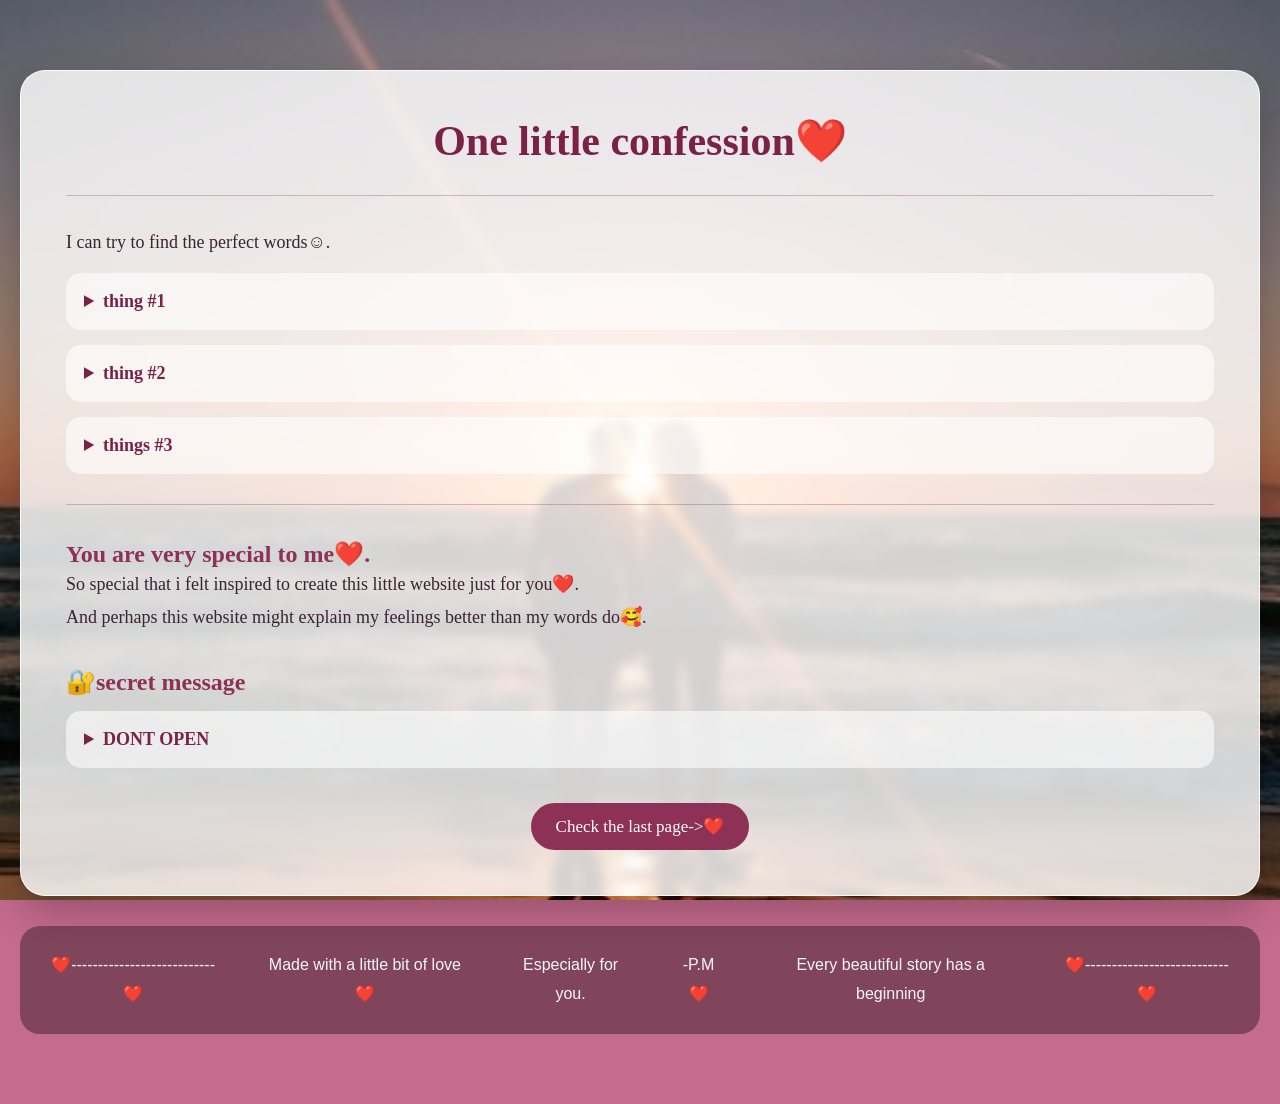
<file: confession.html>
<!doctype html>
<html lang="en">
  <head>
    <meta charset="UTF-8" />
    <meta name="viewport" content="width=device-width, initial-scale=1.0" />
    <title>One little confession</title>
    <link rel="stylesheet" href="style.css" />
  </head>
  <body class="confession">
    <div class="card">
      <!-- <img src="bg1.jpeg" width="500" /> -->

      <h1>One little confession❤️</h1>

      <hr />

      <p>I can try to find the perfect words☺️.</p>
      <details>
        <summary>thing #1</summary>

        <p>But perhaps simple words are the most honest ones🥰.</p>
      </details>
      <details>
        <summary>thing #2</summary>
        <p>Something even a small thing you say makes the whole day better.</p>
      </details>
      <details>
        <summary>things #3</summary>
        <p>You probably have no idea how special you are❤️.</p>
      </details>
      <hr />
      <h2>You are very special to me❤️.</h2>

      <p>
        So special that i felt inspired to create this little website just for
        you❤️.
      </p>

      <p>
        And perhaps this website might explain my feelings better than my words
        do🥰.
      </p>

      <h2>🔐secret message</h2>
      <details>
        <summary>DONT OPEN</summary>
        <div class="surprise">
          <p>Seriously</p>
          <h2>You are officially very special to me❤️.</h2>
        </div>
      </details>
      <div class="center">
        <a href="final.html" class="button"> Check the last page->❤️ </a>
      </div>
    </div>
    <footer class="footer">
      <p>❤️---------------------------❤️</p>
      <p>Made with a little bit of love❤️</p>
      <p>Especially for you.</p>
      <p>-P.M❤️</p>
      <p>Every beautiful story has a beginning</p>
      <p>❤️---------------------------❤️</p>
    </footer>
  </body>
</html>
</file>
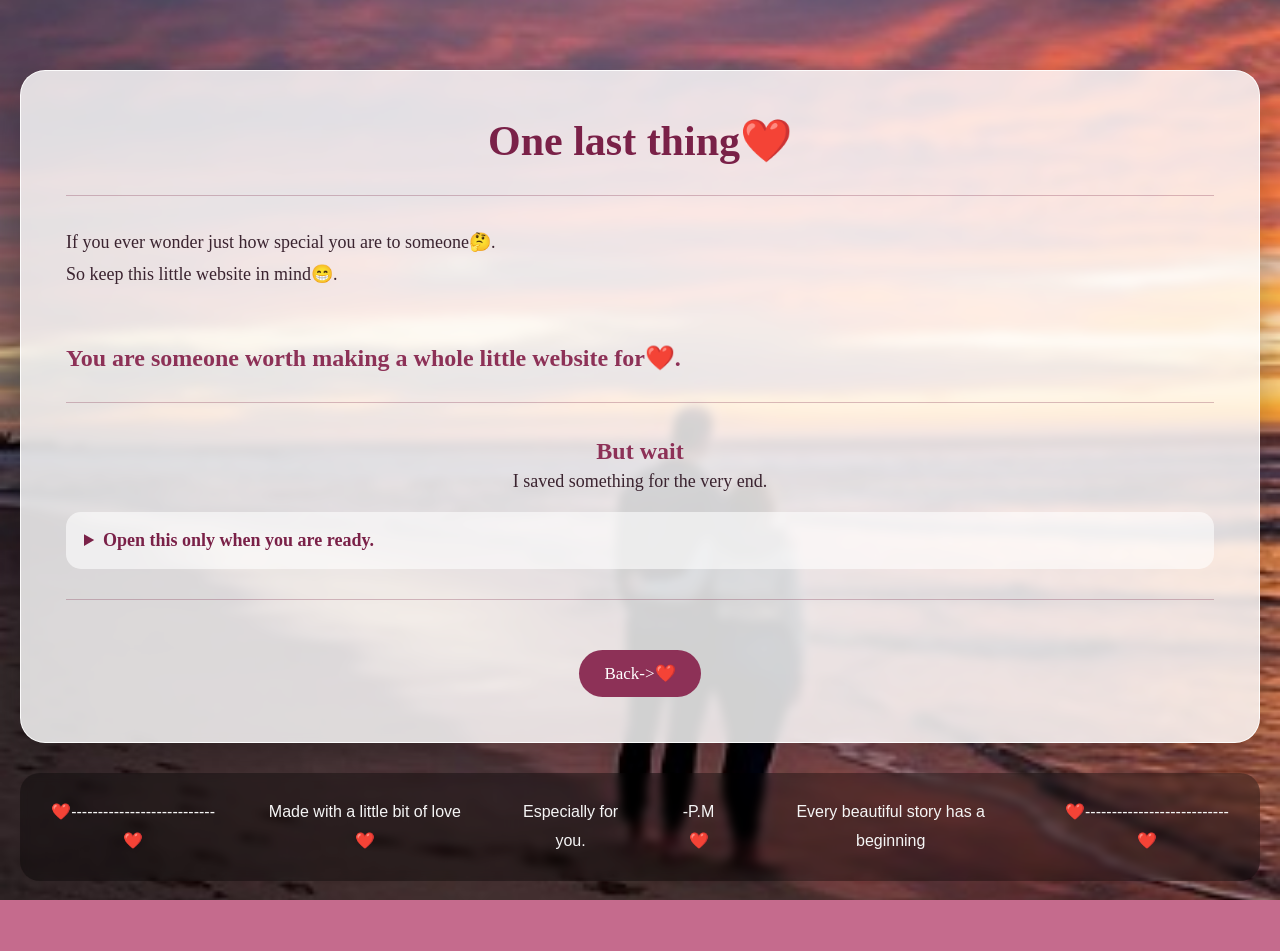
<file: final.html>
<!doctype html>
<html lang="en">
  <head>
    <meta charset="UTF-8" />
    <meta name="viewport" content="width=device-width, initial-scale=1.0" />
    <title>For you</title>
    <link rel="stylesheet" href="style.css" />
  </head>
  <body class="final">
    <div class="card">
      <h1>One last thing❤️</h1>

      <hr />

      <p>If you ever wonder just how special you are to someone🤔.</p>

      <p>So keep this little website in mind😁.</p>

      <br />

      <h2>You are someone worth making a whole little website for❤️.</h2>
      <hr />

      <h2 class="center">But wait</h2>
      <p class="center">I saved something for the very end.</p>
      <details>
        <summary>Open this only when you are ready.</summary>
        <div class="surprise">
          <h1>surprise❤️</h1>
          <p>YOU ARE SPECIAL❤️</p>

          <p>No big words.</p>

          <p>No complicated explanation.</p>

          <p>Just one simple truth.</p>

          <h1>You are special person(P.M)❤️🥰</h1>
          <p>Made only for you❤️.</p>
        </div>
      </details>
      <hr />
      <div class="center">
        <a href="index.html" class="under">Back->❤️</a>
      </div>
    </div>

    <footer class="footer">
      <p>❤️---------------------------❤️</p>
      <p>Made with a little bit of love❤️</p>
      <p>Especially for you.</p>
      <p>-P.M❤️</p>
      <p>Every beautiful story has a beginning</p>
      <p>❤️---------------------------❤️</p>
    </footer>
  </body>
</html>
</file>
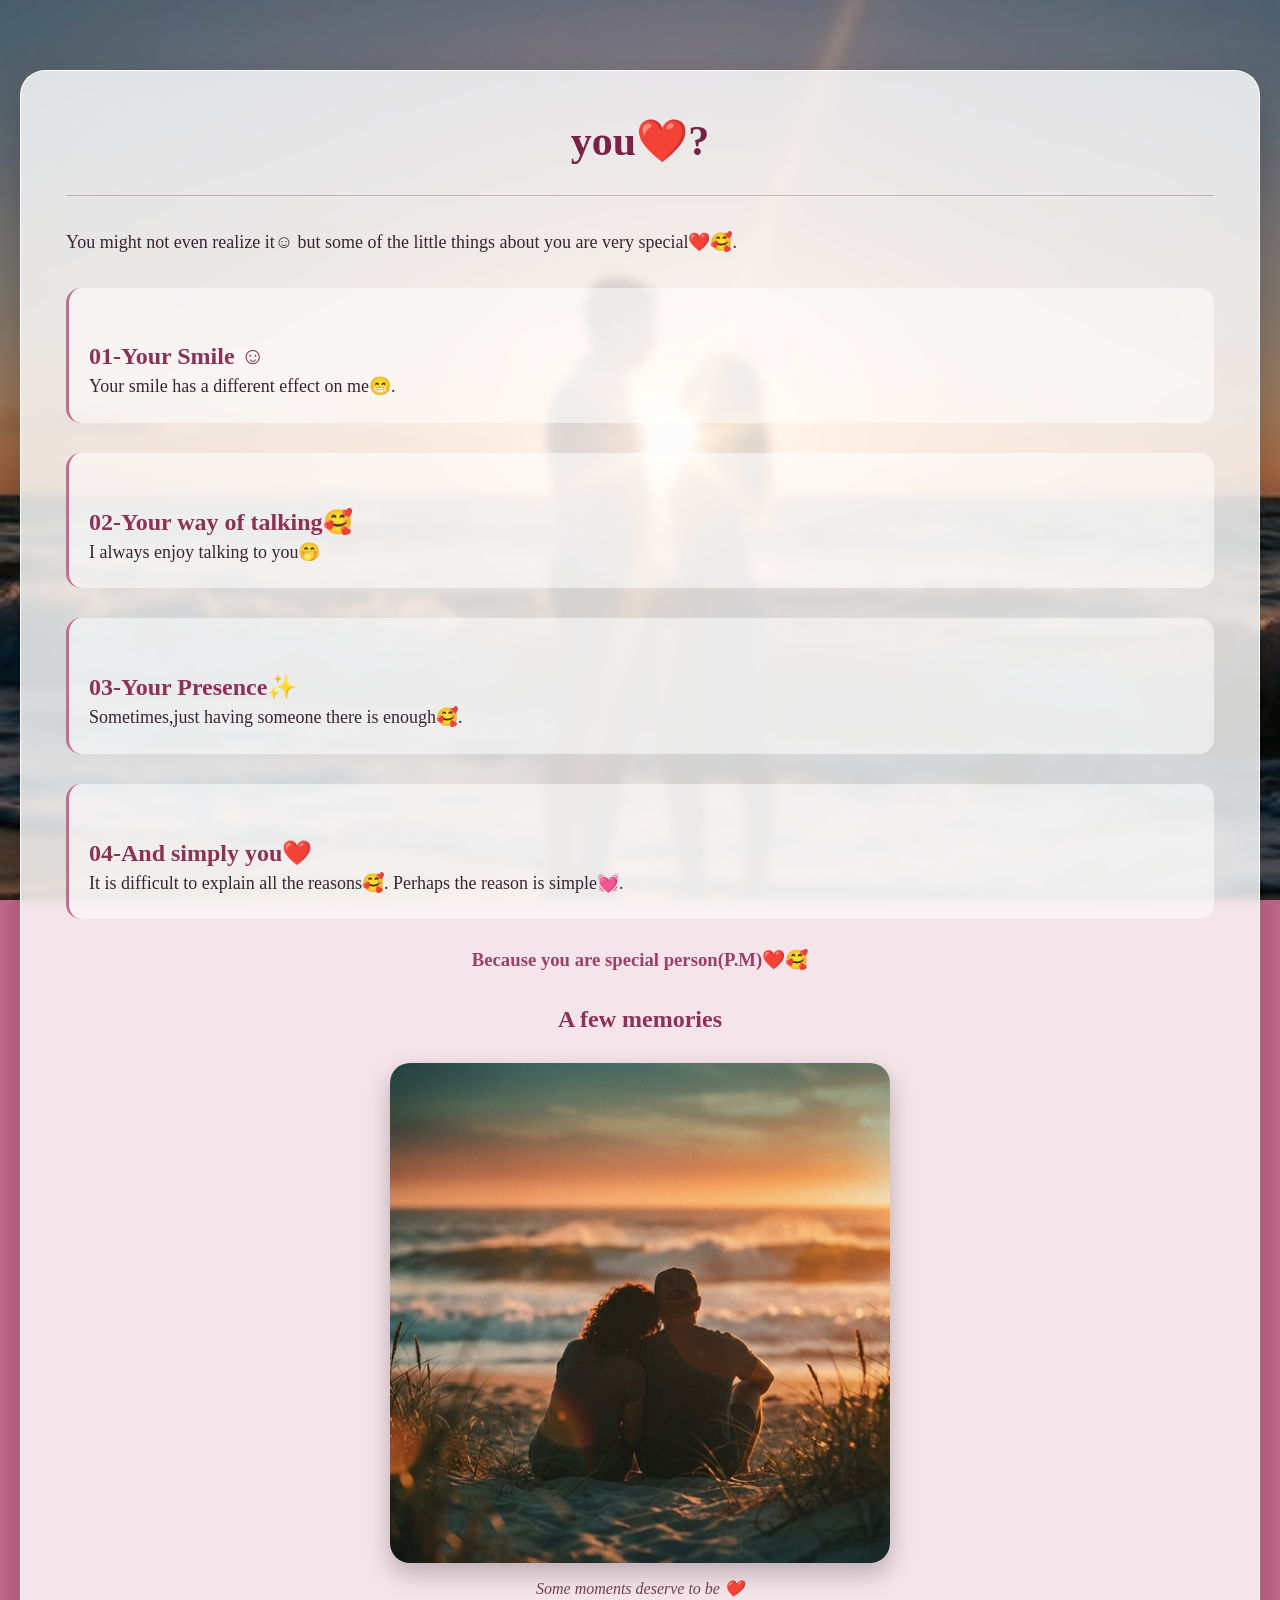
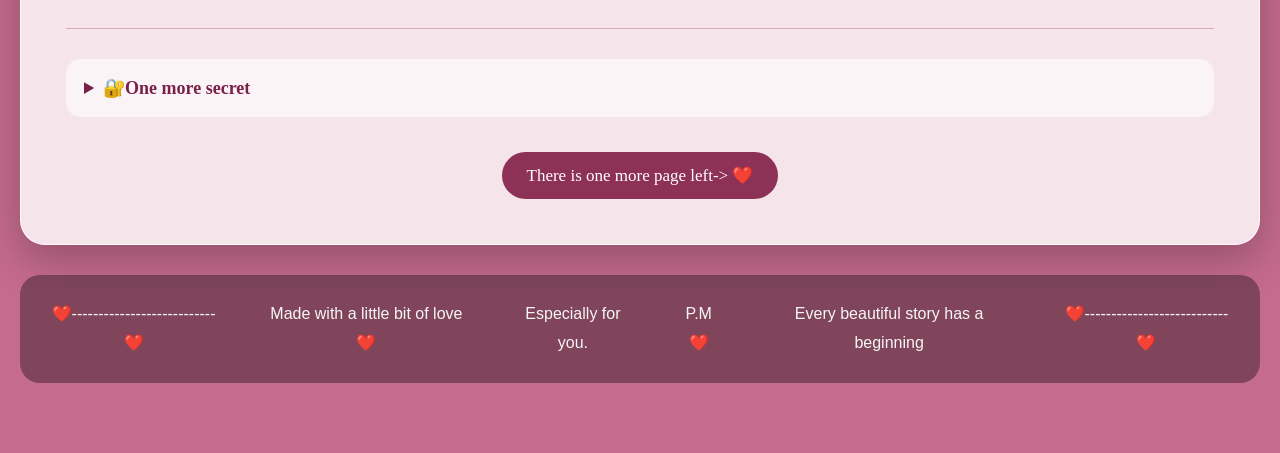
<file: memories.html>
<!doctype html>
<html lang="en">
  <head>
    <meta charset="UTF-8" />
    <meta name="viewport" content="width=device-width, initial-scale=1.0" />
    <title>Why You?</title>
    <link rel="stylesheet" href="style.css" />
  </head>
  <body class="memories">
    <div class="card">
      <h1 class="text">you❤️?</h1>

      <hr />
      <p>
        You might not even realize it☺️ but some of the little things about you
        are very special❤️🥰.
      </p>
      <div class="timeline">
        <div class="timeline-item">
          <h2>01-Your Smile ☺️</h2>

          <p>Your smile has a different effect on me😁.</p>
        </div>
        <div class="timeline-item">
          <h2>02-Your way of talking🥰</h2>

          <p>I always enjoy talking to you🤭</p>
        </div>
        <div class="timeline-item">
          <h2>03-Your Presence✨</h2>

          <p>Sometimes,just having someone there is enough🥰.</p>
        </div>
        <div class="timeline-item">
          <h2>04-And simply you❤️</h2>

          <p>
            It is difficult to explain all the reasons🥰. Perhaps the reason is
            simple💓.
          </p>
        </div>
      </div>

      <h3>Because you are special person(P.M)❤️🥰</h3>
      <h2 class="center">A few memories</h2>
      <figure class="photo-box">
        <img src="bg6.jpeg" alt="Our memory" />
        <figcaption>Some moments deserve to be ❤️</figcaption>
      </figure>

      <hr />
      <details>
        <summary>🔐One more secret</summary>
        <p>
          To be honest i was the one smiling the most while creating this
          page❤️☺️
        </p>
      </details>
      <div class="center">
        <a href="confession.html" class="button">
          There is one more page left-> ❤️</a
        >
      </div>
    </div>

    <footer class="footer">
      <p>❤️---------------------------❤️</p>
      <p>Made with a little bit of love❤️</p>
      <p>Especially for you.</p>
      <p>P.M❤️</p>
      <p>Every beautiful story has a beginning</p>
      <p>❤️---------------------------❤️</p>
    </footer>
  </body>
</html>
</file>
<file: style.css>
* {
  margin: 0;
  padding: 0;
  box-sizing: border-box;
}

html {
  scroll-behavior: smooth;
}

body {
  background-color: #c56b8d;
  margin: 0;
  min-height: 100vh;
  font-family: Georgia, "Times New Roman", Times, serif;
  color: #3b2430;

  background-size: cover;
  background-position: center;
  background-repeat: no repeat;
  background-attachment: fixed;

  padding: 40px 20px;
}

.navbar {
  height: 60px;
  width: auto;
  background-color: pink;

  display: flex;
  justify-content: center;
  align-items: center;
  padding: 15px 20px;
  border-radius: 20px;
}

ul {
  display: flex;
  gap: 200px;
  list-style: none;
}

nav a {
  color: #6d1f40;
  text-decoration: none;
  font-size: 16px;
  white-space: nowrap;
  display: inline-block;
  width: 150px;

  text-align: center;
}

nav a:hover {
  color: #b13d69;
}

body.home {
  background-image: url("bg2.jpeg");
}

body.memories {
  background-image: url("bg5.jpeg");
}

body.confession {
  background-image: url("bg3.jpeg");
}

body.final {
  background-image: url("bg4.jpeg");
}

.card {
  width: 100% max-width 800px;

  margin: 30px auto;

  padding: 45px;

  background: rgba(255, 255, 255, 0.82);
  border: 1px solid rgba(255, 255, 255, 0.9);
  border-radius: 25px;
  box-shadow: 0 15px 40px rgba(0, 0, 0, 0.25);
  backdrop-filter: blur(5px);
}

h1 {
  text-align: center;
  color: #7a2148;
  font-size: 42px;
  margin-bottom: 25px;
}

h2 {
  color: #8d3157;
  margin-top: 35px;
}

h3 {
  color: #9b4165;
  margin: top 29px;
  text-align: center;
}

p {
  font-size: 18px;
  line-height: 1.8;
}

.under {
  display: inline-block;
  padding: 13px 25px;
  margin-top: 20px;
  background: #8d3157;
  color: white;
  text-decoration: none;
  border-radius: 30px;
  font-size: 17px;
  transition: 0.3s;
}

hr {
  border: none;
  height: 1px;
  background: rgba(130, 50, 80, 0.3);
  margin: 30px 0;
}

.center {
  text-align: center;
}

.button {
  display: inline-block;
  padding: 13px 25px;
  margin-top: 20px;
  background: #8d3157;
  color: white;
  text-decoration: none;
  border-radius: 30px;
  font-size: 17px;
  transition: 0.3s;
}

.button:hover {
  background: #6d1f40;
  transform: translateY(-2px);
}

audio {
  width: 100%;
  margin: 15px 0;
}

.photo-box {
  text-align: center;
  margin: 30px 0;
}

.photo-box img {
  width: 100%;
  max-width: 500px;
  border-radius: 20px;
  box-shadow: 0 10px 25px rgba(0, 0, 0, 0.25);
}

.photo-box figcaption {
  margin-top: 12px;
  font-style: italic;
  color: #704052;
}

.timeline-item {
  border-left: 3px solid #c56b8d;
  padding-left: 25px;
  margin: 30px 0;
}

.timeline-item {
  margin-bottom: 30px;
  padding: 20px;
  background: rgba(255, 255, 255, 0.55);
  border-radius: 15px;
}

.timeline-item h3 {
  margin-top: 0;
}

details {
  margin: 15px 0;
  padding: 18px;
  background: rgba(255, 255, 255, 0.6);
  border-radius: 15px;
  cursor: pointer;
}

summary {
  font-weight: bold;
  color: #7a2148;
  font-size: 18px;
}

details p {
  margin-bottom: 0;
}

.surprise {
  text-align: center;
  padding: 25px;
  background: rgba(255, 220, 232, 0.6);
  border-radius: 20px;
  margin-top: 30px;
}

.footer {
  width: 100%;
  max-width: 9000px;
  margin: 30px auto;
  padding: 10px 4px;
  text-align: center;
  margin-top: 30px;

  background: rgba(0, 0, 0, 0.35);
  border-radius: 20px;
  backdrop-filter: blur(5px);
  display: flex;
  justify-content: space-around;
}

#menu-toggle {
  display: none;
}

.menu-btn {
  display: none;
  color: #6d1f40;
  cursor: pointer;
  font-size: 18px;
}

.footer p {
  font-size: 16px;
  text-align: center;
  justify-content: center;
  color: whitesmoke;
  font-family: Arial, Helvetica, sans-serif;
  padding: 15px 20px;
  border-radius: 20px;
}

@media (max-width: 600px) {
  body {
    padding: 10px;
  }

  .card {
    padding: 25px 20px;
    margin: 10px auto;
  }

  h1 {
    font-size: 32px;
  }

  p {
    font-size: 16px;
  }

  .navbar {
    height: 95px;
    width: 150px;

    background-color: pink;

    display: none;
    justify-content: center;
    align-items: center;
    padding: 15px 20px;

    border-radius: 20px;
  }

  #menu-toggle:checked ~ .navbar {
    display: block;
  }

  .navbar a {
    color: #6d1f40;
    text-decoration: none;
    font-size: 12px;
    /* white-space: nowrap; */
    display: flex;
    justify-content: center;
    text-align: center;
  }

  .menu-btn {
    display: flex;
    position: fixed;
    top: 15px;
    right: 20px;
    z-index: 1001;
  }

  .navbar ul {
    display: flex;
    flex-direction: column;
    gap: 5px;

    text-align: center;
  }

  .footer p {
    padding: 2px 2px;
    margin: 10px auto;
  }
}
</file>
